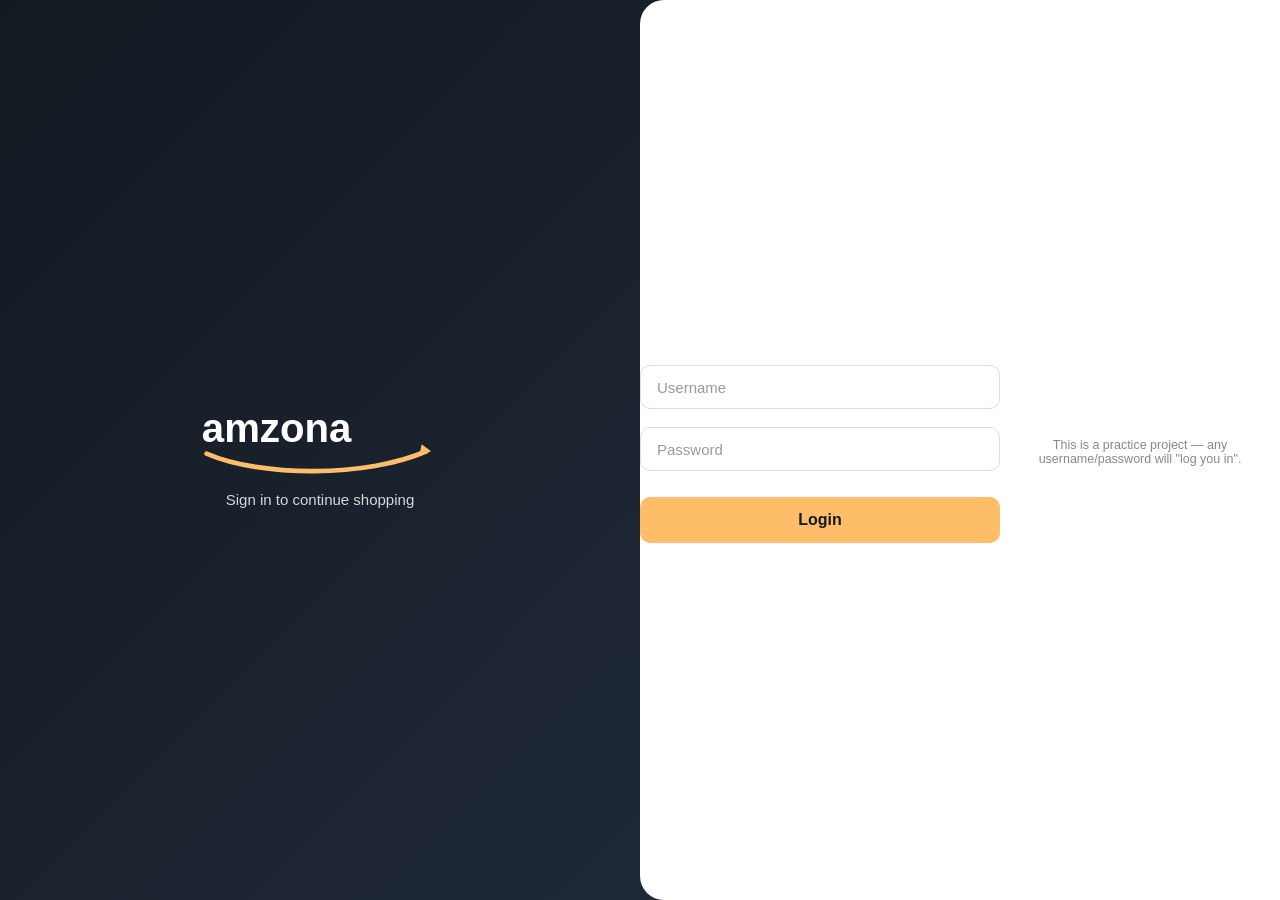
<file: index.html>
<!DOCTYPE html>
<html lang="en">
<head>
  <meta charset="UTF-8">
  <meta name="viewport" content="width=device-width, initial-scale=1.0">
  <title>Login — amzona</title>
  <link rel="stylesheet" href="main.css">
  <link rel="icon" href="logo.svg" type="image/svg+xml">
</head>
<body>
  <section class="login">
    <div class="logo">
      <img src="logo.svg" alt="amzona logo">
      <p>Sign in to continue shopping</p>
    </div>
    <div class="form">
      <form action="./room.html">
        <input type="text" name="username" id="username" placeholder="Username" required>
        <input type="password" name="password" id="password" placeholder="Password" required>
        <input type="submit" value="Login">
      </form>
      <p class="hint">This is a practice project — any username/password will "log you in".</p>
    </div>
  </section>
</body>
</html>
</file>
<file: main.css>
:root{
  --dark: #131921;
  --dark-2: #232f3e;
  --accent: #febd69;
  --accent-hover: #f3a847;
}
*{
  font-family: Arial, Helvetica, sans-serif;
  margin: 0;
  padding: 0;
  box-sizing: border-box;
}
body{
  background: linear-gradient(135deg, var(--dark), var(--dark-2));
}
.login{
  min-height: 100vh;
  display: flex;
  flex-wrap: wrap;
}
.logo{
  width: 50%;
  min-width: 300px;
  display: flex;
  flex-direction: column;
  justify-content: center;
  align-items: center;
  gap: 16px;
  padding: 40px;
}
.logo img{
  width: 260px;
  max-width: 80%;
}
.logo p{
  color: #d7d7d7;
  font-size: 15px;
}
.form{
  width: 50%;
  min-width: 300px;
  display: flex;
  justify-content: center;
  align-items: center;
  background: #fff;
  border-top-left-radius: 24px;
  border-bottom-left-radius: 24px;
}

form{
  width: 80%;
  max-width: 360px;
}

input[type="text"],
input[type="password"]
{
  display: block;
  margin: 18px auto;
  width: 100%;
  height: 44px;
  outline: 0;
  border: solid 1px #ddd;
  padding: 0 16px;
  text-align: left;
  border-radius: 10px;
  transition: border-color 0.25s;
  caret-color: var(--accent-hover);
  font-size: 15px;
}

input[type="submit"]{
  display: block;
  margin: 26px auto 10px;
  width: 100%;
  height: 46px;
  cursor: pointer;
  border-radius: 10px;
  outline: 0;
  border: none;
  background-color: var(--accent);
  color: var(--dark);
  font-size: 16px;
  font-weight: 800;
  transition: background-color .2s ease, transform .15s ease;
}
input[type="submit"]:hover{
  background-color: var(--accent-hover);
  transform: translateY(-2px);
}

input[type="text"]::placeholder,
input[type="password"]::placeholder{
  color: rgba(0, 0, 0, 0.4);
}

input[type="text"]:focus,
input[type="password"]:focus{
  border-color: var(--accent);
}

.hint{
  text-align: center;
  color: #888;
  font-size: 12.5px;
  margin-top: 4px;
}

@media (max-width: 760px){
  .form{ border-radius: 0; }
}
</file>
